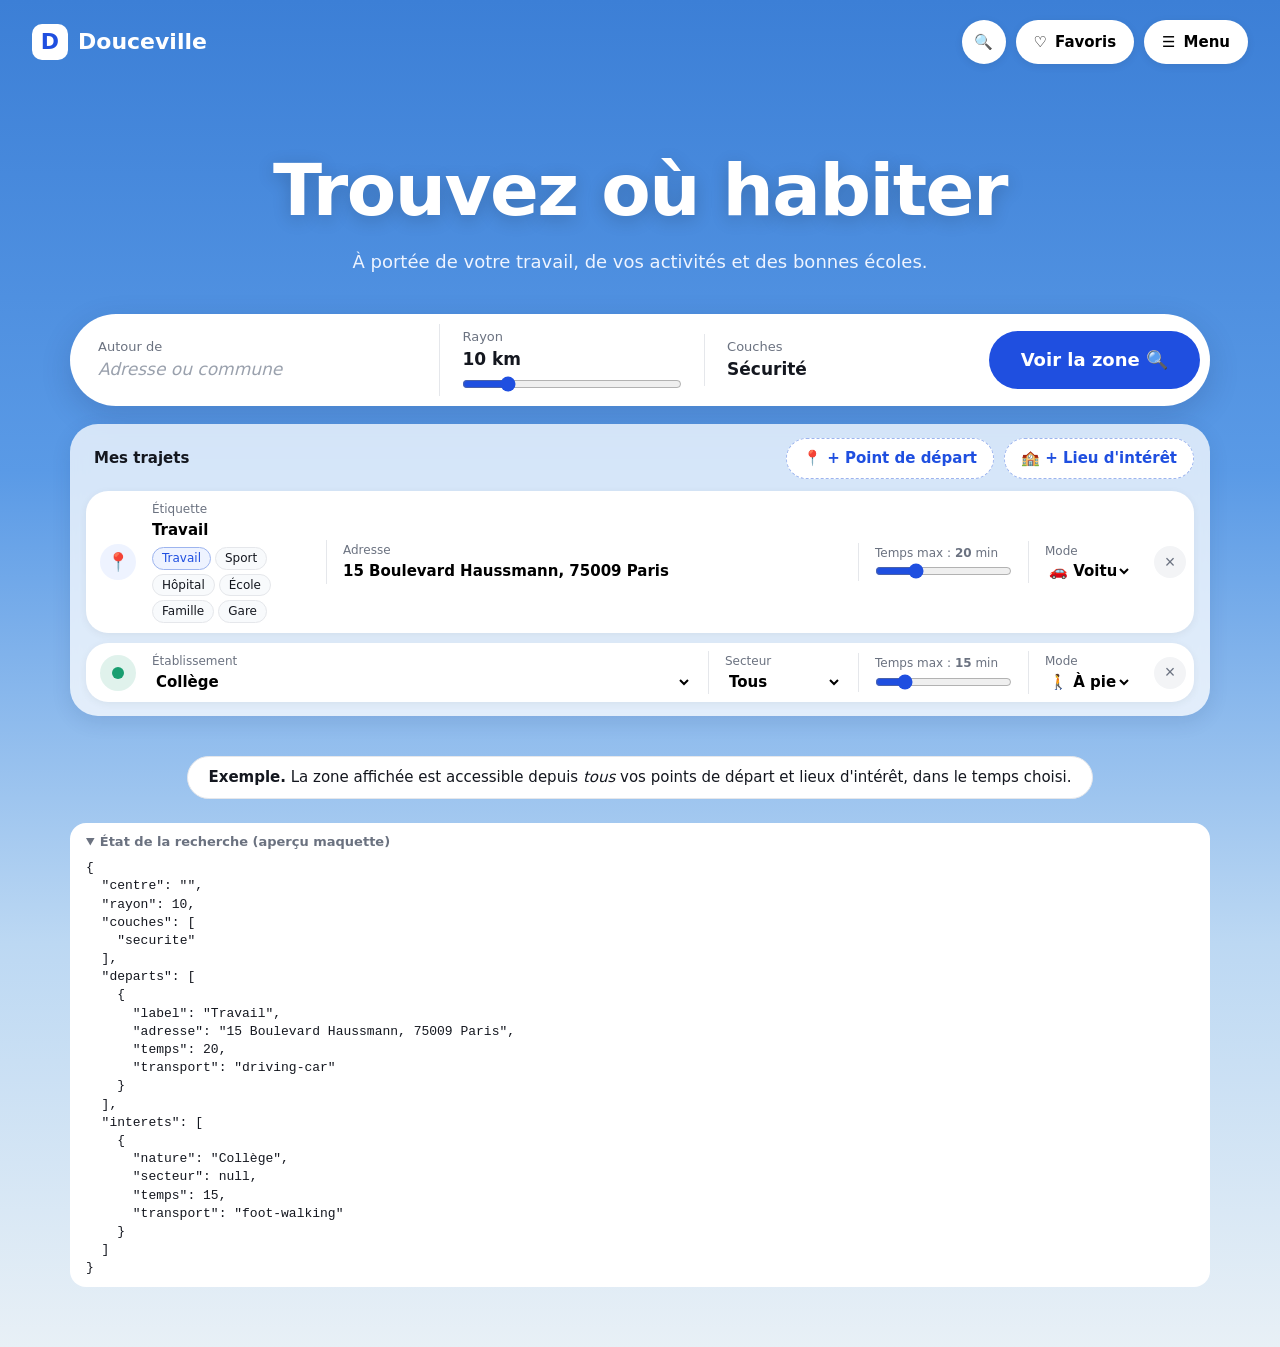
<file: mockup/home.html>
<!DOCTYPE html>
<html lang="fr">
<head>
<meta charset="utf-8" />
<meta name="viewport" content="width=device-width, initial-scale=1" />
<title>Douceville — maquette de la page d'accueil</title>
<style>
  :root {
    --blue: #1f4fe0; --blue-dark: #163bb0; --ink: #14171f; --muted: #6b7280;
    --line: #e5e7eb; --pill: #ffffff; --radius: 999px;
  }
  * { box-sizing: border-box; }
  body {
    margin: 0; font: 15px/1.4 system-ui, -apple-system, "Segoe UI", Roboto, sans-serif; color: var(--ink);
    min-height: 100vh;
    background: linear-gradient(180deg, #3c7fd6 0%, #5a9ae6 35%, #bcd8f3 70%, #e8f0f6 100%);
  }
  /* En-tête */
  header { display: flex; align-items: center; justify-content: space-between; padding: 20px 32px; }
  .brand { display: flex; align-items: center; gap: 10px; color: #fff; font-weight: 800; font-size: 22px; }
  .brand .logo { width: 36px; height: 36px; border-radius: 10px; background: #fff; color: var(--blue);
    display: grid; place-items: center; font-weight: 900; }
  .top-actions { display: flex; gap: 10px; }
  .top-btn { border: 0; background: #fff; border-radius: var(--radius); padding: 10px 18px; font: inherit;
    font-weight: 600; cursor: pointer; box-shadow: 0 2px 8px rgba(0,0,0,.08); display: flex; gap: 8px; align-items: center; }
  .top-btn.round { width: 44px; height: 44px; padding: 0; justify-content: center; }

  h1 { text-align: center; color: #fff; font-size: clamp(36px, 6vw, 72px); letter-spacing: -1.5px;
    margin: 56px 0 8px; text-shadow: 0 4px 18px rgba(0,0,0,.18); font-weight: 900; }
  .sub { text-align: center; color: #eef4ff; margin: 0 0 40px; font-size: 18px; }

  .wrap { max-width: 1180px; margin: 0 auto; padding: 0 20px 60px; }

  /* Barre 1 */
  .bar { background: var(--pill); border-radius: 48px; box-shadow: 0 10px 30px rgba(20,40,90,.18);
    display: flex; align-items: center; padding: 10px 10px 10px 28px; gap: 0; position: relative; }
  .seg { padding: 4px 22px; display: flex; flex-direction: column; gap: 2px; position: relative; }
  .seg + .seg { border-left: 1px solid var(--line); }
  .seg label, .seg .lbl { font-size: 13px; color: var(--muted); }
  .seg input[type=text] { border: 0; outline: 0; font: inherit; font-size: 17px; font-weight: 600; padding: 0;
    background: transparent; width: 100%; }
  .seg input[type=text]::placeholder { color: #9aa1ad; font-style: italic; font-weight: 500; }
  .seg-centre { flex: 1.6; padding-left: 0; }
  .seg-rayon { flex: 1.1; }
  .seg-rayon .val { font-size: 17px; font-weight: 600; }
  .seg-rayon input[type=range] { width: 100%; accent-color: var(--blue); margin: 2px 0 0; }
  .seg-couches { flex: 1.2; cursor: pointer; }
  .seg-couches .val { font-size: 17px; font-weight: 600; white-space: nowrap; overflow: hidden; text-overflow: ellipsis; }
  .cta { border: 0; background: var(--blue); color: #fff; font: inherit; font-weight: 700; font-size: 18px;
    padding: 16px 32px; border-radius: 40px; cursor: pointer; display: flex; gap: 10px; align-items: center; white-space: nowrap; }
  .cta:hover { background: var(--blue-dark); }

  .menu { position: absolute; top: calc(100% + 10px); left: 0; z-index: 20; background: #fff; border-radius: 16px;
    box-shadow: 0 12px 30px rgba(0,0,0,.16); padding: 10px; min-width: 280px; }
  .menu label { display: flex; gap: 10px; align-items: center; padding: 8px 10px; border-radius: 10px; cursor: pointer; font-size: 15px; color: var(--ink); }
  .menu label:hover { background: #f3f5fa; }
  .menu .hint { font-size: 12px; color: var(--muted); padding: 4px 10px 0; }
  .menu .sep { border-top: 1px solid var(--line); margin: 6px 0; }

  /* Autocomplétion */
  .ac-list { position: absolute; top: calc(100% + 12px); left: 0; right: 0; min-width: 320px; z-index: 30; list-style: none;
    margin: 0; padding: 6px; background: #fff; border-radius: 14px; box-shadow: 0 12px 30px rgba(0,0,0,.16); }
  .ac-list li { padding: 8px 12px; border-radius: 10px; cursor: pointer; display: flex; flex-direction: column; }
  .ac-list li small { color: var(--muted); }
  .ac-list li.active, .ac-list li:hover { background: #eef3ff; }

  /* Barre 2 : points de départ */
  .bar2 { margin-top: 18px; background: rgba(255,255,255,.75); backdrop-filter: blur(8px); border-radius: 28px;
    padding: 14px 16px; box-shadow: 0 6px 20px rgba(20,40,90,.10); }
  .bar2-head { display: flex; align-items: center; gap: 10px; flex-wrap: wrap; }
  .bar2-head .title { font-weight: 700; margin-right: auto; padding-left: 8px; }
  .add-btn { border: 1px dashed #9db4ee; background: #fff; color: var(--blue); font: inherit; font-weight: 600;
    border-radius: var(--radius); padding: 9px 16px; cursor: pointer; display: flex; gap: 8px; align-items: center; }
  .add-btn:hover { background: #eef3ff; }
  .rows { display: flex; flex-direction: column; gap: 10px; margin-top: 12px; }
  .rows:empty::before { content: "Ajoutez un lieu où vous vous rendez souvent (travail, sport…) ou un type d'établissement à proximité."; color: var(--muted); padding: 6px 10px; font-size: 14px; }

  .row { background: #fff; border-radius: 22px; display: flex; align-items: center; gap: 0; padding: 8px 8px 8px 14px;
    box-shadow: 0 2px 8px rgba(0,0,0,.06); position: relative; }
  .row .ico { width: 36px; height: 36px; border-radius: 50%; display: grid; place-items: center; flex: none; font-size: 18px; }
  .row.depart .ico { background: #eef3ff; }
  .row .f { padding: 2px 16px; display: flex; flex-direction: column; gap: 2px; position: relative; min-width: 0; }
  .row .f + .f { border-left: 1px solid var(--line); }
  .row .f > span { font-size: 12px; color: var(--muted); }
  .row input[type=text], .row select { border: 0; outline: 0; font: inherit; font-weight: 600; background: transparent; padding: 0; width: 100%; }
  .row input[type=text]::placeholder { color: #9aa1ad; font-weight: 500; font-style: italic; }
  .row .f-label { flex: 0 0 190px; }
  .row .f-addr { flex: 1; }
  .row .f-nature { flex: 1; }
  .row .f-secteur { flex: 0 0 150px; }
  .row .f-time { flex: 0 0 170px; }
  .row .f-time input { width: 100%; accent-color: var(--blue); margin: 0; }
  .row .f-transp { flex: 0 0 120px; }
  .chips { display: flex; gap: 4px; flex-wrap: wrap; margin-top: 4px; }
  .chip { border: 1px solid var(--line); background: #f8fafc; border-radius: var(--radius); font: inherit; font-size: 12px;
    padding: 2px 9px; cursor: pointer; color: var(--ink); }
  .chip:hover, .chip.on { background: #eef3ff; border-color: #9db4ee; color: var(--blue); }
  .del { border: 0; background: #f3f4f6; width: 32px; height: 32px; border-radius: 50%; cursor: pointer; font-size: 18px; color: var(--muted); flex: none; margin-left: 6px; }
  .del:hover { background: #fee2e2; color: #b91c1c; }
  .dot { display: inline-block; width: 12px; height: 12px; border-radius: 50%; margin-right: 6px; vertical-align: -1px; }

  .example { margin: 40px auto 0; width: fit-content; max-width: 100%; background: #fff; border: 1px solid var(--line);
    border-radius: var(--radius); padding: 10px 20px; font-size: 15px; }
  details.state { margin-top: 24px; background: #fff; border-radius: 16px; padding: 10px 16px; font-size: 13px; }
  details.state summary { cursor: pointer; font-weight: 600; color: var(--muted); }
  details.state pre { margin: 8px 0 0; white-space: pre-wrap; }

  @media (max-width: 900px) {
    .bar, .row { flex-direction: column; align-items: stretch; border-radius: 24px; padding: 14px; }
    .seg, .row .f { padding: 8px 4px; flex: none !important; }
    .seg + .seg, .row .f + .f { border-left: 0; border-top: 1px solid var(--line); }
    .cta { justify-content: center; margin-top: 8px; }
    .row .ico { position: absolute; right: 52px; top: 12px; }
    .del { position: absolute; right: 12px; top: 14px; }
    .top-btn .txt { display: none; }
  }
</style>
</head>
<body>
<header>
  <div class="brand"><span class="logo">D</span> Douceville</div>
  <div class="top-actions">
    <button class="top-btn round" title="Rechercher" aria-label="Rechercher">🔍</button>
    <button class="top-btn">♡ <span class="txt">Favoris</span></button>
    <button class="top-btn">☰ <span class="txt">Menu</span></button>
  </div>
</header>

<h1>Trouvez où habiter</h1>
<p class="sub">À portée de votre travail, de vos activités et des bonnes écoles.</p>

<div class="wrap">
  <!-- Barre 1 : centre, rayon, couches -->
  <form class="bar" id="bar" onsubmit="event.preventDefault(); alert('Recherche (maquette) :\n' + JSON.stringify(state(), null, 2));">
    <div class="seg seg-centre ac-wrap">
      <label for="centre">Autour de</label>
      <input id="centre" type="text" placeholder="Adresse ou commune" autocomplete="off" />
    </div>
    <div class="seg seg-rayon">
      <span class="lbl">Rayon</span>
      <span class="val"><span id="rayon-val">10</span> km</span>
      <input id="rayon" type="range" min="1" max="50" step="1" value="10" aria-label="Rayon (km)" />
    </div>
    <div class="seg seg-couches" id="couches-seg" tabindex="0" role="button" aria-haspopup="true">
      <span class="lbl">Couches</span>
      <span class="val" id="couches-val">Sécurité</span>
      <div class="menu" id="couches-menu" hidden>
        <label><input type="radio" name="choro" value="securite" checked /> Sécurité</label>
        <label><input type="radio" name="choro" value="prix" /> Prix au m²</label>
        <label><input type="radio" name="choro" value="fiscalite" /> Fiscalité</label>
        <label><input type="radio" name="choro" value="" /> Aucune carte de fond</label>
        <p class="hint">Une seule carte colorée à la fois.</p>
        <div class="sep"></div>
        <label><input type="checkbox" id="logements" /> Logements sociaux</label>
      </div>
    </div>
    <button class="cta" type="submit">Voir la zone 🔍</button>
  </form>

  <!-- Barre 2 : points de départ et lieux d'intérêt -->
  <section class="bar2">
    <div class="bar2-head">
      <span class="title">Mes trajets</span>
      <button class="add-btn" id="add-depart" type="button">📍 + Point de départ</button>
      <button class="add-btn" id="add-interet" type="button">🏫 + Lieu d'intérêt</button>
    </div>
    <div class="rows" id="rows"></div>
  </section>

  <p class="example"><strong>Exemple.</strong> La zone affichée est accessible depuis <em>tous</em> vos points de départ et lieux d'intérêt, dans le temps choisi.</p>

  <details class="state" open>
    <summary>État de la recherche (aperçu maquette)</summary>
    <pre id="state"></pre>
  </details>
</div>

<datalist id="labels">
  <option value="Travail"></option><option value="Sport"></option><option value="Hôpital"></option>
  <option value="École"></option><option value="Famille"></option><option value="Gare"></option>
</datalist>

<template id="depart-tpl">
  <div class="row depart">
    <span class="ico" aria-hidden="true">📍</span>
    <div class="f f-label">
      <span>Étiquette</span>
      <input type="text" class="label" list="labels" placeholder="Ex. Travail" />
      <div class="chips"></div>
    </div>
    <div class="f f-addr ac-wrap">
      <span>Adresse</span>
      <input type="text" class="addr" placeholder="Saisissez une adresse" autocomplete="off" />
    </div>
    <div class="f f-time">
      <span>Temps max : <strong class="tval">20</strong> min</span>
      <input type="range" class="time" min="5" max="60" step="5" value="20" />
    </div>
    <div class="f f-transp">
      <span>Mode</span>
      <select class="transp">
        <option value="driving-car">🚗 Voiture</option>
        <option value="cycling-regular">🚲 Vélo</option>
        <option value="foot-walking">🚶 À pied</option>
      </select>
    </div>
    <button class="del" type="button" title="Supprimer" aria-label="Supprimer">×</button>
  </div>
</template>

<template id="interet-tpl">
  <div class="row interet">
    <span class="ico" aria-hidden="true">🏫</span>
    <div class="f f-nature">
      <span>Établissement</span>
      <select class="nature"></select>
    </div>
    <div class="f f-secteur">
      <span>Secteur</span>
      <select class="secteur">
        <option value="">Tous</option>
        <option value="public">Public</option>
        <option value="privé">Privé</option>
        <option value="hors contrat">Hors contrat</option>
      </select>
    </div>
    <div class="f f-time">
      <span>Temps max : <strong class="tval">15</strong> min</span>
      <input type="range" class="time" min="5" max="60" step="5" value="15" />
    </div>
    <div class="f f-transp">
      <span>Mode</span>
      <select class="transp">
        <option value="driving-car">🚗 Voiture</option>
        <option value="cycling-regular">🚲 Vélo</option>
        <option value="foot-walking">🚶 À pied</option>
      </select>
    </div>
    <button class="del" type="button" title="Supprimer" aria-label="Supprimer">×</button>
  </div>
</template>

<script>
// Données factices de la maquette.
const ADDRESSES = [
  ["10 Rue de Rivoli", "75004 Paris"], ["1 Place de la Bastille", "75011 Paris"],
  ["24 Rue du Faubourg Saint-Antoine", "75012 Paris"], ["5 Avenue de l'Opéra", "75001 Paris"],
  ["Gare de Lyon", "75012 Paris"], ["Hôpital Necker", "75015 Paris"],
  ["12 Rue de la République", "69002 Lyon"], ["Gare Part-Dieu", "69003 Lyon"],
  ["3 Cours Mirabeau", "13100 Aix-en-Provence"], ["8 Rue Sainte-Catherine", "33000 Bordeaux"],
  ["Versailles", "78000 Yvelines"], ["Vincennes", "94300 Val-de-Marne"],
  ["Montreuil", "93100 Seine-Saint-Denis"], ["Nantes", "44000 Loire-Atlantique"],
  ["15 Boulevard Haussmann", "75009 Paris"], ["Stade de France", "93200 Saint-Denis"],
];
const LABELS = ["Travail", "Sport", "Hôpital", "École", "Famille", "Gare"];
// Natures et couleurs reprises de NATURE_GROUPS / CRITERES (web/app.js).
const NATURES = [
  { nature: "Maternelle", color: "#3987e5", min: 10, transp: "foot-walking" },
  { nature: "Élémentaire", color: "#d4492f", min: 10, transp: "foot-walking" },
  { nature: "Collège", color: "#199e70", min: 15, transp: "foot-walking" },
  { nature: "Lycée", color: "#c49600", min: 20, transp: "driving-car" },
];

const $ = (s, r = document) => r.querySelector(s);
const norm = (s) => s.normalize("NFD").replace(/[\u0300-\u036f]/g, "").toLowerCase();

// Autocomplétion simulée sur un champ texte (souris + ↑/↓/Entrée/Échap).
function autocomplete(input) {
  const list = document.createElement("ul");
  list.className = "ac-list"; list.hidden = true;
  input.parentElement.appendChild(list);
  let items = [], active = -1;
  const close = () => { list.hidden = true; active = -1; };
  const pick = (i) => { input.value = items[i].join(", "); close(); render(); };
  const paint = () => [...list.children].forEach((li, i) => li.classList.toggle("active", i === active));
  input.addEventListener("input", () => {
    const q = norm(input.value.trim());
    if (q.length < 2) return close();
    items = ADDRESSES.filter(([a, c]) => norm(a + " " + c).includes(q)).slice(0, 6);
    list.innerHTML = "";
    items.forEach(([a, c], i) => {
      const li = document.createElement("li");
      li.innerHTML = `<strong></strong><small></small>`;
      li.firstChild.textContent = a; li.lastChild.textContent = c;
      li.addEventListener("mousedown", (e) => { e.preventDefault(); pick(i); });
      list.appendChild(li);
    });
    active = -1; list.hidden = items.length === 0;
  });
  input.addEventListener("keydown", (e) => {
    if (list.hidden) return;
    if (e.key === "ArrowDown") { active = (active + 1) % items.length; paint(); e.preventDefault(); }
    else if (e.key === "ArrowUp") { active = (active - 1 + items.length) % items.length; paint(); e.preventDefault(); }
    else if (e.key === "Enter" && active >= 0) { pick(active); e.preventDefault(); }
    else if (e.key === "Escape") close();
  });
  input.addEventListener("blur", () => setTimeout(close, 100));
}

// Barre 1.
autocomplete($("#centre"));
$("#rayon").addEventListener("input", (e) => { $("#rayon-val").textContent = e.target.value; render(); });
const seg = $("#couches-seg"), menu = $("#couches-menu");
seg.addEventListener("click", (e) => { if (!menu.contains(e.target)) menu.hidden = !menu.hidden; });
document.addEventListener("click", (e) => { if (!seg.contains(e.target)) menu.hidden = true; });
menu.addEventListener("change", () => {
  const names = state().couches.map((c) => ({ securite: "Sécurité", prix: "Prix au m²", fiscalite: "Fiscalité", logements: "Logements sociaux" })[c]);
  $("#couches-val").textContent = names.join(" + ") || "Aucune";
  render();
});

// Barre 2.
const rows = $("#rows");
function wireCommon(row) {
  const time = $(".time", row);
  time.addEventListener("input", () => { $(".tval", row).textContent = time.value; });
  $(".del", row).addEventListener("click", () => { row.remove(); render(); });
  row.addEventListener("input", render);
  row.addEventListener("change", render);
}
function addDepart(label = "") {
  const row = $("#depart-tpl").content.firstElementChild.cloneNode(true);
  const input = $(".label", row), chips = $(".chips", row);
  input.value = label;
  const sync = () => [...chips.children].forEach((c) => c.classList.toggle("on", c.textContent === input.value));
  for (const l of LABELS) {
    const b = document.createElement("button");
    b.type = "button"; b.className = "chip"; b.textContent = l;
    b.addEventListener("click", () => { input.value = l; sync(); render(); $(".addr", row).focus(); });
    chips.appendChild(b);
  }
  input.addEventListener("input", sync); sync();
  wireCommon(row);
  rows.appendChild(row);
  autocomplete($(".addr", row));
  (label ? $(".addr", row) : input).focus();
  render();
}
function addInteret(nature = "Collège") {
  const row = $("#interet-tpl").content.firstElementChild.cloneNode(true);
  const sel = $(".nature", row), ico = $(".ico", row);
  for (const n of NATURES) sel.add(new Option(n.nature, n.nature));
  const apply = () => {
    const n = NATURES.find((x) => x.nature === sel.value);
    ico.style.background = n.color + "22";
    ico.innerHTML = `<span class="dot" style="background:${n.color};margin:0"></span>`;
    $(".time", row).value = n.min; $(".tval", row).textContent = n.min;
    $(".transp", row).value = n.transp;
  };
  sel.value = nature; apply();
  sel.addEventListener("change", apply);
  wireCommon(row);
  rows.appendChild(row);
  render();
}
$("#add-depart").addEventListener("click", () => addDepart());
$("#add-interet").addEventListener("click", () => addInteret());

// État courant (modèle de données à valider).
function state() {
  const choro = $("input[name=choro]:checked").value;
  return {
    centre: $("#centre").value,
    rayon: +$("#rayon").value,
    couches: [choro, $("#logements").checked && "logements"].filter(Boolean),
    departs: [...rows.querySelectorAll(".depart")].map((r) => ({
      label: $(".label", r).value, adresse: $(".addr", r).value,
      temps: +$(".time", r).value, transport: $(".transp", r).value,
    })),
    interets: [...rows.querySelectorAll(".interet")].map((r) => ({
      nature: $(".nature", r).value, secteur: $(".secteur", r).value || null,
      temps: +$(".time", r).value, transport: $(".transp", r).value,
    })),
  };
}
function render() { $("#state").textContent = JSON.stringify(state(), null, 2); }
$("#centre").addEventListener("input", render);

// Exemple pré-rempli.
addDepart("Travail");
$(".row.depart .addr").value = "15 Boulevard Haussmann, 75009 Paris";
addInteret("Collège");
$("#centre").focus();
render();
</script>
</body>
</html>
</file>
